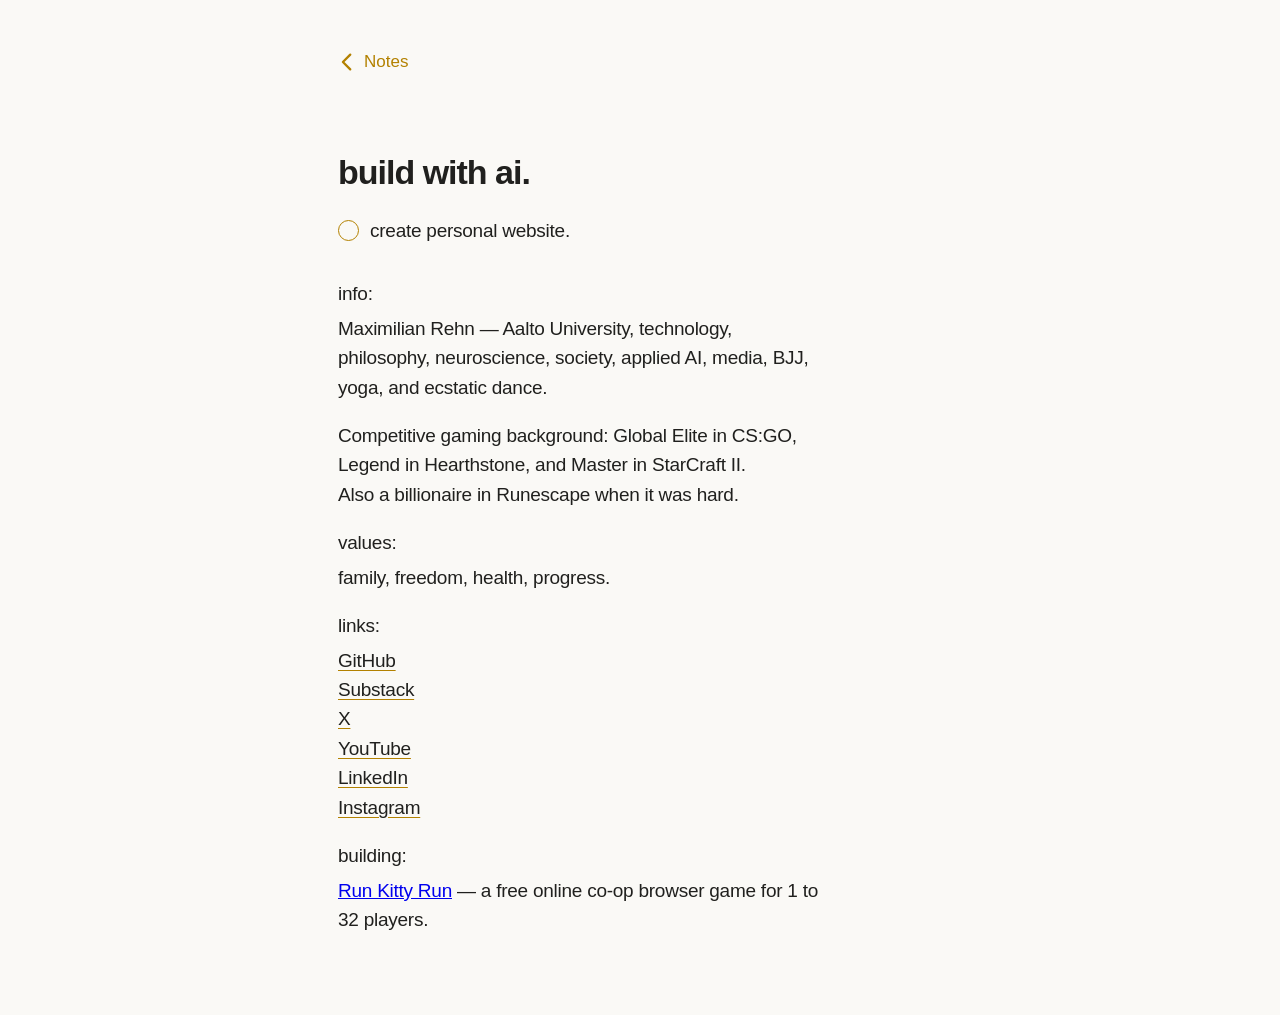
<file: index.html>
<!DOCTYPE html>
<html lang="en">
<head>
  <meta charset="UTF-8">
  <meta name="viewport" content="width=device-width, initial-scale=1">
  <meta name="theme-color" content="#faf9f6">
  <meta name="description" content="Personal website and notes of Maximilian Rehn — Aalto University, technology, philosophy, neuroscience, society, applied AI, and competitive gaming.">
  <meta name="author" content="Maximilian Rehn">
  <link rel="canonical" href="https://milimithrandir.github.io/maximilianrehn/">

  <!-- Open Graph / Social Sharing -->
  <meta property="og:type" content="profile">
  <meta property="og:title" content="Maximilian Rehn — Notes">
  <meta property="og:description" content="Personal website and notes of Maximilian Rehn.">
  <meta property="og:url" content="https://milimithrandir.github.io/maximilianrehn/">
  <meta property="profile:first_name" content="Maximilian">
  <meta property="profile:last_name" content="Rehn">
  <meta name="twitter:card" content="summary">
  <meta name="twitter:title" content="Maximilian Rehn — Notes">
  <meta name="twitter:description" content="Personal website and notes of Maximilian Rehn.">

  <!-- Schema.org Person JSON-LD for Google Search ranking -->
  <script type="application/ld+json">
  {
    "@context": "https://schema.org",
    "@type": "ProfilePage",
    "mainEntity": {
      "@type": "Person",
      "name": "Maximilian Rehn",
      "url": "https://milimithrandir.github.io/maximilianrehn/",
      "alumniOf": {
        "@type": "EducationalOrganization",
        "name": "Aalto University"
      },
      "knowsAbout": [
        "Artificial Intelligence",
        "Applied AI",
        "Technology",
        "Philosophy",
        "Neuroscience"
      ],
      "sameAs": [
        "https://github.com/milimithrandir",
        "https://maximilianrehn.substack.com/",
        "https://x.com/milimithrandir",
        "https://www.youtube.com/@milimithrandir",
        "https://www.linkedin.com/in/maximilian-rehn/",
        "https://www.instagram.com/wizard_mili"
      ]
    }
  }
  </script>
  <title>Maximilian Rehn — Notes</title>
  <style>
    :root { color-scheme: light; }
    * { box-sizing: border-box; }
    body {
      margin: 0;
      min-height: 100svh;
      background: #faf9f6;
      color: #20201e;
      font-family: -apple-system, BlinkMacSystemFont, "Helvetica Neue", sans-serif;
      -webkit-font-smoothing: antialiased;
    }
    .note {
      max-width: 660px;
      margin: 0 auto;
      padding: max(22px, env(safe-area-inset-top)) 28px 80px;
    }
    .label {
      display: flex;
      align-items: center;
      gap: 7px;
      color: #b38100;
      font-size: 17px;
      line-height: 24px;
      margin-bottom: 54px;
    }
    .label svg { width: 19px; height: 22px; }
    h1 {
      margin: 0 0 23px;
      font-size: clamp(29px, 5vw, 34px);
      font-weight: 700;
      letter-spacing: -1px;
      line-height: 1.2;
    }
    p { margin: 0; font-size: 19px; line-height: 1.55; letter-spacing: -.25px; }
    .task { display: flex; align-items: baseline; gap: 11px; margin-bottom: 34px; }
    .circle {
      display: inline-block;
      width: 21px;
      height: 21px;
      flex: 0 0 21px;
      border: 1.5px solid #b38100;
      border-radius: 50%;
      position: relative;
      top: 4px;
    }
    .info { max-width: 490px; }
    .info-label { margin-bottom: 5px; }
    .links { list-style: none; margin: 0; padding: 0; }
    .links li { font-size: 19px; line-height: 1.55; letter-spacing: -.25px; }
    .links a { color: inherit; text-decoration-color: #b38100; text-underline-offset: 3px; }
    .links a:hover { color: #b38100; }
    @media (min-width: 700px) {
      .note { padding-top: 50px; }
      .label { margin-bottom: 78px; }
    }
    @media (max-width: 360px) {
      .note { padding-left: 22px; padding-right: 22px; }
      p { font-size: 18px; }
    }
  </style>
</head>
<body>
  <main class="note" aria-label="Notes — Maximilian Rehn">
    <div class="label" aria-hidden="true">
      <svg viewBox="0 0 20 24" fill="none"><path d="M13 4 5 12l8 8" stroke="currentColor" stroke-width="2.5" stroke-linecap="round" stroke-linejoin="round"/></svg>
      Notes
    </div>
    <h1>build with ai.</h1>
    <p class="task"><span class="circle" aria-hidden="true"></span><span>create personal website.</span></p>
    <div class="info">
      <p class="info-label">info:</p>
      <p>Maximilian Rehn &mdash; Aalto University, technology, philosophy, neuroscience, society, applied AI, media, BJJ, yoga, and ecstatic dance.</p>
      <p style="margin-top: 1em;">Competitive gaming background: Global Elite in CS:GO, Legend in Hearthstone, and Master in StarCraft II.<br>Also a billionaire in Runescape when it was hard.</p>
      <p class="info-label" style="margin-top: 1em;">values:</p>
      <p>family, freedom, health, progress.</p>
      <p class="info-label" style="margin-top: 1em;">links:</p>
      <ul class="links">
        <li><a href="https://github.com/milimithrandir">GitHub</a></li>
        <li><a href="https://maximilianrehn.substack.com/">Substack</a></li>
        <li><a href="https://x.com/milimithrandir">X</a></li>
        <li><a href="https://www.youtube.com/@milimithrandir">YouTube</a></li>
        <li><a href="https://www.linkedin.com/in/maximilian-rehn/">LinkedIn</a></li>
        <li><a href="https://www.instagram.com/wizard_mili">Instagram</a></li>
      </ul>
      <p class="info-label" style="margin-top: 1em;">building:</p>
      <p><a href="https://runkittyrun.fun/">Run Kitty Run</a> &mdash; a free online co-op browser game for 1 to 32 players.</p>
    </div>
  </main>
</body>
</html>
</file>
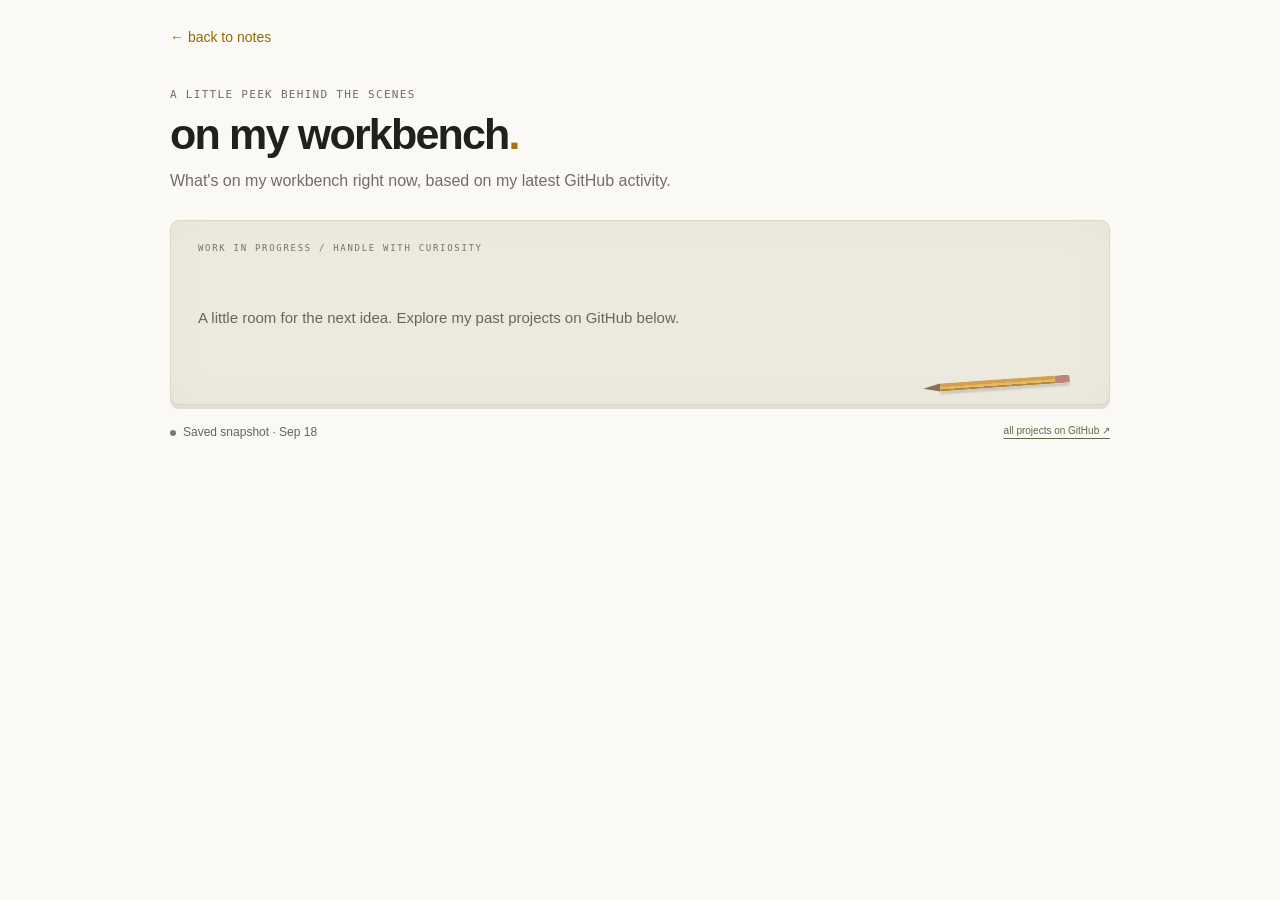
<file: workbench.html>
<!DOCTYPE html>
<html lang="en">
<head>
  <meta charset="UTF-8">
  <meta name="viewport" content="width=device-width, initial-scale=1">
  <meta name="theme-color" content="#faf9f6">
  <meta name="description" content="What's on Maximilian Rehn's workbench right now, based on his latest public GitHub activity.">
  <title>Maximilian Rehn — Workbench</title>
  <link rel="stylesheet" href="workbench.css">
  <script type="module" src="workbench.mjs"></script>
</head>
<body>
  <main class="bench-page">
    <a class="back-to-notes" href="./">← back to notes</a>
    <section class="workbench" aria-labelledby="workbench-title">
      <div class="bench-heading">
        <div><span class="eyebrow">A little peek behind the scenes</span><h1 id="workbench-title">on my workbench<span>.</span></h1></div>
      </div>
      <p class="bench-intro">What's on my workbench right now, based on my latest GitHub activity.</p>
      <div class="desktop">
        <div class="desk-label" aria-hidden="true">WORK IN PROGRESS / HANDLE WITH CURIOSITY</div>
        <div id="project-notes" class="project-notes" aria-label="Recently active projects"></div>
        <p id="bench-empty" class="bench-empty" hidden>A little room for the next idea. Explore my past projects on GitHub below.</p>
        <div class="desk-bottom" aria-hidden="true"><span class="pencil"></span></div>
      </div>
      <div class="bench-footer"><span class="bench-status" id="bench-status" role="status">Opening the workshop…</span><a href="https://github.com/Milbaxter?tab=repositories">all projects on GitHub ↗</a></div>
      <noscript><p class="bench-empty">Turn on JavaScript to explore the workbench, or <a href="https://github.com/Milbaxter">see my projects on GitHub</a>.</p></noscript>
    </section>
  </main>
</body>
</html>
</file>
<file: workbench.css>
:root { color-scheme: light; }
* { box-sizing: border-box; }
body { margin: 0; min-height: 100svh; background: #faf9f6; color: #20201e; font-family: -apple-system, BlinkMacSystemFont, "Helvetica Neue", sans-serif; -webkit-font-smoothing: antialiased; }
p { margin: 0; line-height: 1.55; }
.bench-page { width: min(940px, calc(100% - 40px)); margin: 0 auto; padding: max(28px, env(safe-area-inset-top)) 0 64px; }
.back-to-notes { color: #916b00; font-size: 14px; text-decoration: none; }
.back-to-notes:hover { text-decoration: underline; text-underline-offset: 4px; }
.back-to-notes:focus-visible { outline: 2px solid #916b00; outline-offset: 5px; }
.workbench { margin: 38px 0 0; }
.bench-heading { display: flex; justify-content: space-between; align-items: center; }
.eyebrow, .desk-label { font-family: ui-monospace, SFMono-Regular, Menlo, monospace; }
.eyebrow { font-size: 11px; letter-spacing: 1.3px; text-transform: uppercase; color: #716e62; }
.bench-heading h1 { margin: 8px 0 10px; font-size: clamp(30px, 5vw, 43px); font-weight: 600; letter-spacing: -1.8px; }
.bench-heading h1 span { color: #aa710f; }
.bench-intro { color: #716e62; font-size: 16px; }
.bench-status { font-size: 12px; color: #666558; }
.bench-status::before { content: ''; display: inline-block; height: 6px; width: 6px; background: #758167; border-radius: 50%; margin-right: 7px; }
.desktop { margin-top: 26px; padding: 22px 27px 17px; background-color: #ece9df; background-image: radial-gradient(#c9c5b6 .7px, transparent .7px); background-size: 12px 12px; border: 1px solid #dad6c8; border-radius: 9px; box-shadow: inset 0 0 35px #b7ab9010, 0 4px 0 #e3ded1; }
.desk-label { font-size: 9px; color: #777263; letter-spacing: 1.7px; margin-bottom: 28px; }
.project-notes { display: grid; grid-template-columns: repeat(3, minmax(0, 1fr)); gap: 29px 23px; }
.project-note { text-decoration: none; --paper: #f8e9a9; --ink: #705923; width: 100%; position: relative; display: flex; flex-direction: column; text-align: left; min-height: 206px; padding: 22px 19px 16px; background: var(--paper); border: 1px solid #0000000b; border-radius: 1px 1px 6px 1px; color: #34362e; box-shadow: 2px 5px 7px #413c2514; transform: rotate(-2deg); opacity: var(--presence, 1); transition: transform .2s, box-shadow .2s, opacity .2s; cursor: pointer; font: inherit; }
.project-note:nth-child(3n+2) { --paper: #dfebd9; --ink: #4d6743; transform: rotate(1.7deg); }
.project-note:nth-child(3n+3) { --paper: #e5e8f3; --ink: #555d83; transform: rotate(-1deg); }
.project-note:nth-child(4) { --paper: #f3dfd4; --ink: #865e49; transform: rotate(1.2deg); }
.project-note:nth-child(5) { --paper: #ece5ce; --ink: #6e6344; transform: rotate(-1.5deg); }
.project-note:nth-child(6) { --paper: #dce9e6; --ink: #3f6a61; transform: rotate(2deg); }
.project-note::before { content: ''; width: 62px; height: 19px; position: absolute; top: -10px; left: calc(50% - 31px); background: #fcfaf0a8; border: 1px solid #ffffff40; transform: rotate(-4deg); }
.workbench :focus-visible { outline: 2px solid #736121; outline-offset: 5px; }
.note-top { display: flex; justify-content: space-between; align-items: center; font-family: ui-monospace, monospace; font-size: 10px; color: var(--ink); margin-bottom: 14px; }
.note-mark { font-size: 22px; }
.project-name { font-size: 18px; line-height: 1.2; letter-spacing: -.5px; font-weight: 650; overflow-wrap: anywhere; }
.project-description { margin: 8px 0 18px; font-size: 12px; line-height: 1.5; color: #55584e; display: -webkit-box; -webkit-line-clamp: 2; -webkit-box-orient: vertical; overflow: hidden; }
.note-meta { margin-top: auto; padding-top: 12px; font-size: 10px; color: var(--ink); display: flex; justify-content: space-between; gap: 5px; border-top: 1px solid #00000013; }
.desk-bottom { margin-top: 25px; display: flex; align-items: center; justify-content: flex-end; }
.pencil { display: block; width: 130px; height: 8px; background: linear-gradient(#d5a04d 0 45%, #e3b965 45% 75%, #b48840 75%); transform: rotate(-4deg); border-right: 15px solid #bd867b; border-radius: 0 3px 3px 0; box-shadow: 0 3px 2px #0002; margin-right: 12px; }
.pencil::before { content: ''; position: absolute; left: -17px; border-top: 4px solid transparent; border-bottom: 4px solid transparent; border-right: 17px solid #887255; }
.bench-footer a { color: #626847; text-underline-offset: 4px; }
.bench-footer { margin-top: 18px; display: flex; justify-content: space-between; gap: 14px; font-size: 10px; color: #777569; line-height: 1.6; }
.bench-footer a { white-space: nowrap; }
.bench-empty { font-size: 15px; padding: 25px 0; color: #686659; }
@media (max-width: 650px) {
  .workbench { margin-top: 52px; }
  .project-notes { grid-template-columns: repeat(2, minmax(0, 1fr)); gap: 25px 17px; }
  .desktop { margin-top: 26px; padding: 20px 18px 17px; }
  .project-note { padding: 19px 13px 13px; min-height: 213px; }
  .project-name { font-size: 16px; }
  .note-meta { font-size: 10px; }
  .desk-label { font-size: 8px; letter-spacing: .7px; }
  .pencil { width: 65px; margin-left: 24px; flex-shrink: 0; }
  .bench-footer { flex-direction: column; gap: 7px; }
  .bench-intro { font-size: 14px; }
}
@media (max-width: 370px) {
  .project-notes { grid-template-columns: 1fr; }
  .project-note { min-height: 190px; }
  .bench-status { max-width: 140px; line-height: 1.5; }
}
@media (prefers-reduced-motion: reduce) { .project-note { transition: none; } }

.project-note:hover, .project-note:focus-visible { opacity: 1; transform: translateY(-5px) rotate(0); box-shadow: 3px 10px 12px #413c2524; }
</file>
